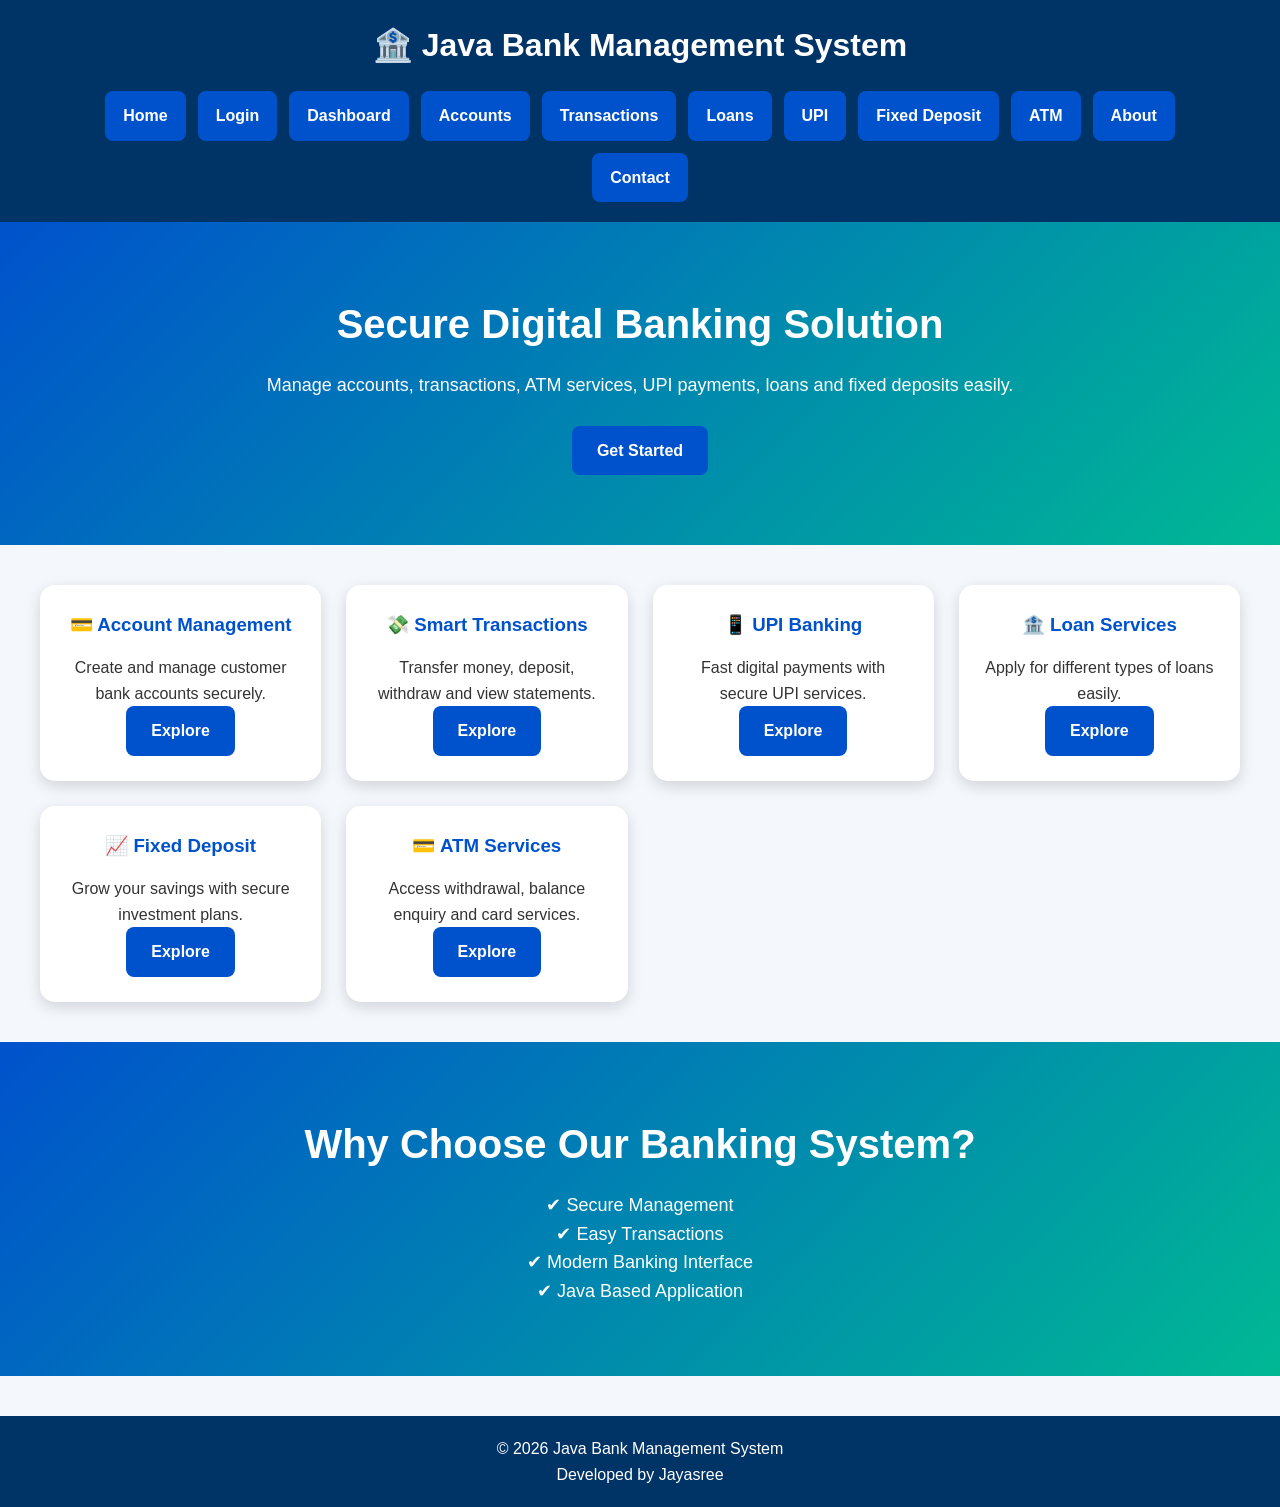
<file: index.html>
<!DOCTYPE html>
<html lang="en">

<head>
<meta charset="UTF-8">
<meta name="viewport" content="width=device-width, initial-scale=1.0">

<title>Java Bank Management System</title>

<link rel="stylesheet" href="style.css">

</head>

<body>

<header>

<div class="container">

<h1>🏦 Java Bank Management System</h1>

<nav>
<a href="index.html">Home</a>
<a href="login.html">Login</a>
<a href="dashboard.html">Dashboard</a>
<a href="accounts.html">Accounts</a>
<a href="transactions.html">Transactions</a>
<a href="loan.html">Loans</a>
<a href="upi.html">UPI</a>
<a href="fixeddeposit.html">Fixed Deposit</a>
<a href="atm.html">ATM</a>
<a href="about.html">About</a>
<a href="contact.html">Contact</a>
</nav>

</div>

</header>


<section class="hero">

<h2>Secure Digital Banking Solution</h2>

<p>
Manage accounts, transactions, ATM services,
UPI payments, loans and fixed deposits easily.
</p>

<br>

<a href="login.html" class="btn">
Get Started
</a>

</section>



<section class="features">


<div class="card">

<h3>💳 Account Management</h3>

<p>
Create and manage customer bank accounts securely.
</p>

<a href="accounts.html" class="btn">
Explore
</a>

</div>



<div class="card">

<h3>💸 Smart Transactions</h3>

<p>
Transfer money, deposit, withdraw and view statements.
</p>

<a href="transactions.html" class="btn">
Explore
</a>

</div>




<div class="card">

<h3>📱 UPI Banking</h3>

<p>
Fast digital payments with secure UPI services.
</p>

<a href="upi.html" class="btn">
Explore
</a>

</div>




<div class="card">

<h3>🏦 Loan Services</h3>

<p>
Apply for different types of loans easily.
</p>

<a href="loan.html" class="btn">
Explore
</a>

</div>




<div class="card">

<h3>📈 Fixed Deposit</h3>

<p>
Grow your savings with secure investment plans.
</p>

<a href="fixeddeposit.html" class="btn">
Explore
</a>

</div>




<div class="card">

<h3>💳 ATM Services</h3>

<p>
Access withdrawal, balance enquiry and card services.
</p>

<a href="atm.html" class="btn">
Explore
</a>

</div>


</section>



<section class="hero">

<h2>Why Choose Our Banking System?</h2>

<p>
✔ Secure Management<br>
✔ Easy Transactions<br>
✔ Modern Banking Interface<br>
✔ Java Based Application
</p>

</section>



<footer>

<p>© 2026 Java Bank Management System</p>

<p>Developed by Jayasree</p>

</footer>


</body>

</html>
</file>
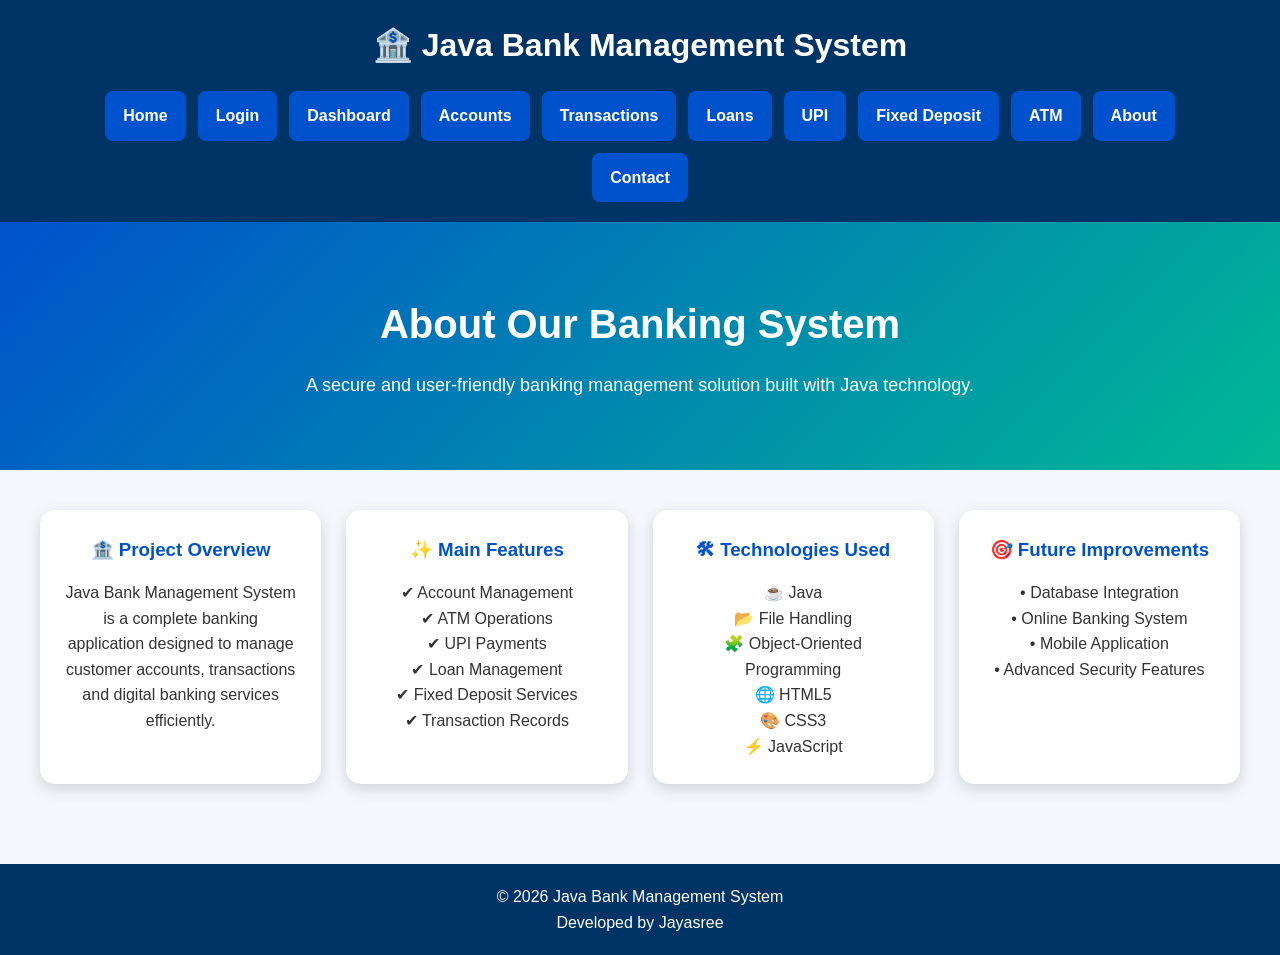
<file: about.html>
<!DOCTYPE html>
<html lang="en">

<head>

<meta charset="UTF-8">
<meta name="viewport" content="width=device-width, initial-scale=1.0">

<title>About - Java Bank Management System</title>

<link rel="stylesheet" href="style.css">

</head>

<body>

<header>

<div class="container">

<h1>🏦 Java Bank Management System</h1>

<nav>
<a href="index.html">Home</a>
<a href="login.html">Login</a>
<a href="dashboard.html">Dashboard</a>
<a href="accounts.html">Accounts</a>
<a href="transactions.html">Transactions</a>
<a href="loan.html">Loans</a>
<a href="upi.html">UPI</a>
<a href="fixeddeposit.html">Fixed Deposit</a>
<a href="atm.html">ATM</a>
<a href="about.html">About</a>
<a href="contact.html">Contact</a>
</nav>

</div>

</header>


<section class="hero">

<h2>About Our Banking System</h2>

<p>
A secure and user-friendly banking management solution built with Java technology.
</p>

</section>


<section class="features">


<div class="card">

<h3>🏦 Project Overview</h3>

<p>
Java Bank Management System is a complete banking application designed to manage customer accounts, transactions and digital banking services efficiently.
</p>

</div>



<div class="card">

<h3>✨ Main Features</h3>

<p>
✔ Account Management</p>
<p>
✔ ATM Operations</p>
<p>
✔ UPI Payments</p>
<p>
✔ Loan Management</p>
<p>
✔ Fixed Deposit Services</p>
<p>
✔ Transaction Records</p>

</div>



<div class="card">

<h3>🛠 Technologies Used</h3>

<p>
☕ Java</p>
<p>
📂 File Handling</p>
<p>
🧩 Object-Oriented Programming</p>
<p>
🌐 HTML5</p>
<p>
🎨 CSS3</p>
<p>
⚡ JavaScript</p>

</div>



<div class="card">

<h3>🎯 Future Improvements</h3>

<p>
• Database Integration</p>
<p>
• Online Banking System</p>
<p>
• Mobile Application</p>
<p>
• Advanced Security Features</p>

</div>


</section>


<footer>

<p>© 2026 Java Bank Management System</p>

<p>Developed by Jayasree</p>

</footer>


</body>

</html>
</file>
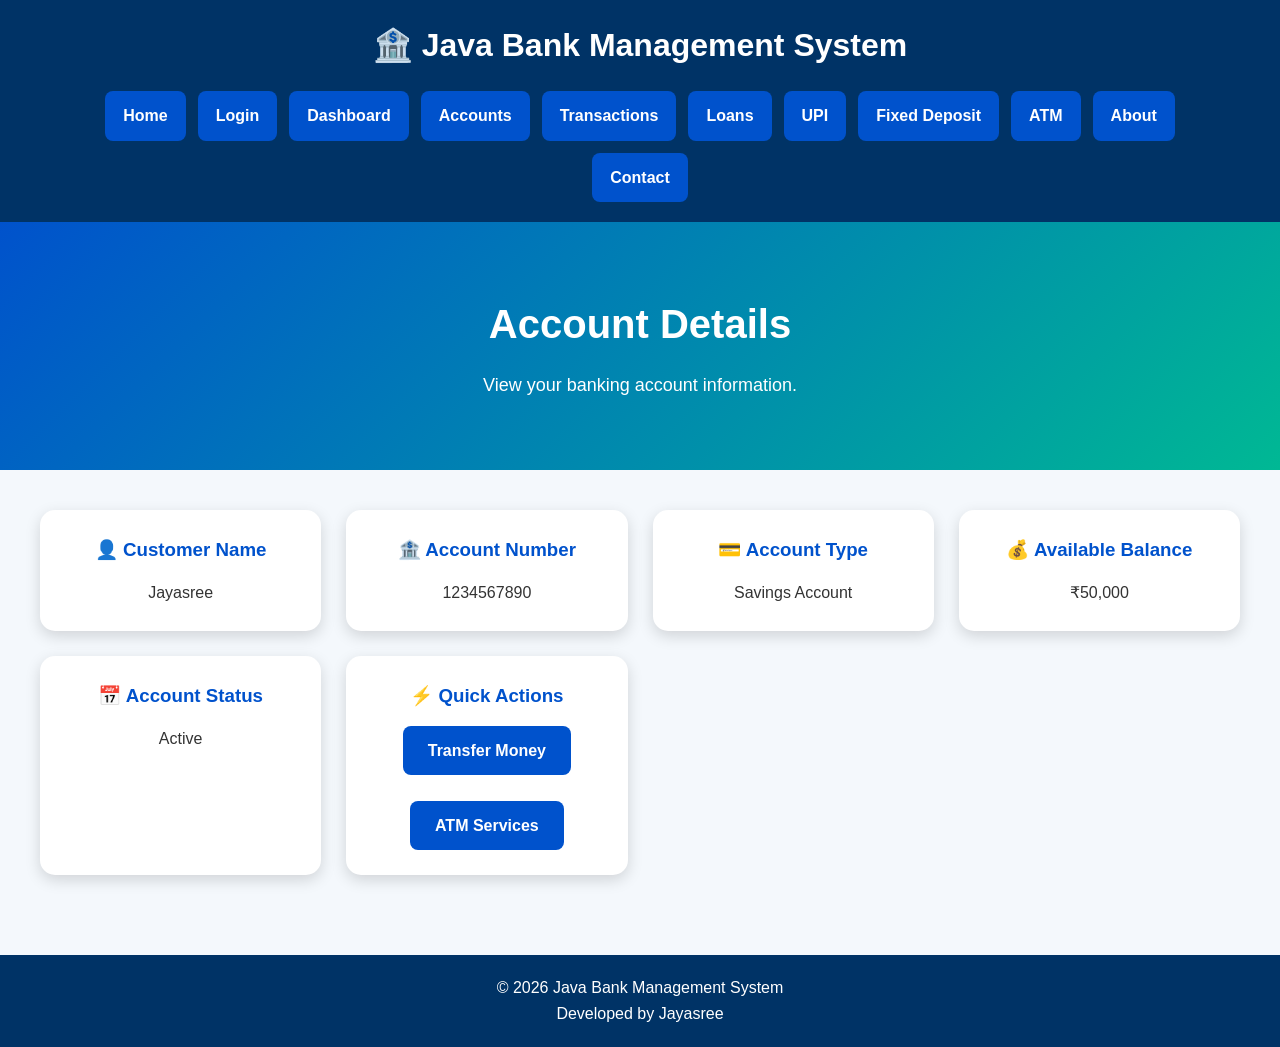
<file: accounts.html>
<!DOCTYPE html>
<html lang="en">
<head>
<meta charset="UTF-8">
<meta name="viewport" content="width=device-width, initial-scale=1.0">
<title>Accounts - Java Bank Management System</title>
<link rel="stylesheet" href="style.css">
</head>

<body>

<header>
<div class="container">

<h1>🏦 Java Bank Management System</h1>

<nav>
<a href="index.html">Home</a>
<a href="login.html">Login</a>
<a href="dashboard.html">Dashboard</a>
<a href="accounts.html">Accounts</a>
<a href="transactions.html">Transactions</a>
<a href="loan.html">Loans</a>
<a href="upi.html">UPI</a>
<a href="fixeddeposit.html">Fixed Deposit</a>
<a href="atm.html">ATM</a>
<a href="about.html">About</a>
<a href="contact.html">Contact</a>
</nav>

</div>
</header>

<section class="hero">
<h2>Account Details</h2>
<p>View your banking account information.</p>
</section>

<section class="features">

<div class="card">
<h3>👤 Customer Name</h3>
<p>Jayasree</p>
</div>

<div class="card">
<h3>🏦 Account Number</h3>
<p>1234567890</p>
</div>

<div class="card">
<h3>💳 Account Type</h3>
<p>Savings Account</p>
</div>

<div class="card">
<h3>💰 Available Balance</h3>
<p>₹50,000</p>
</div>

<div class="card">
<h3>📅 Account Status</h3>
<p>Active</p>
</div>

<div class="card">
<h3>⚡ Quick Actions</h3>
<a href="transactions.html" class="btn">Transfer Money</a>
<br><br>
<a href="atm.html" class="btn">ATM Services</a>
</div>

</section>

<footer>
<p>© 2026 Java Bank Management System</p>
<p>Developed by Jayasree</p>
</footer>

</body>
</html>
</file>
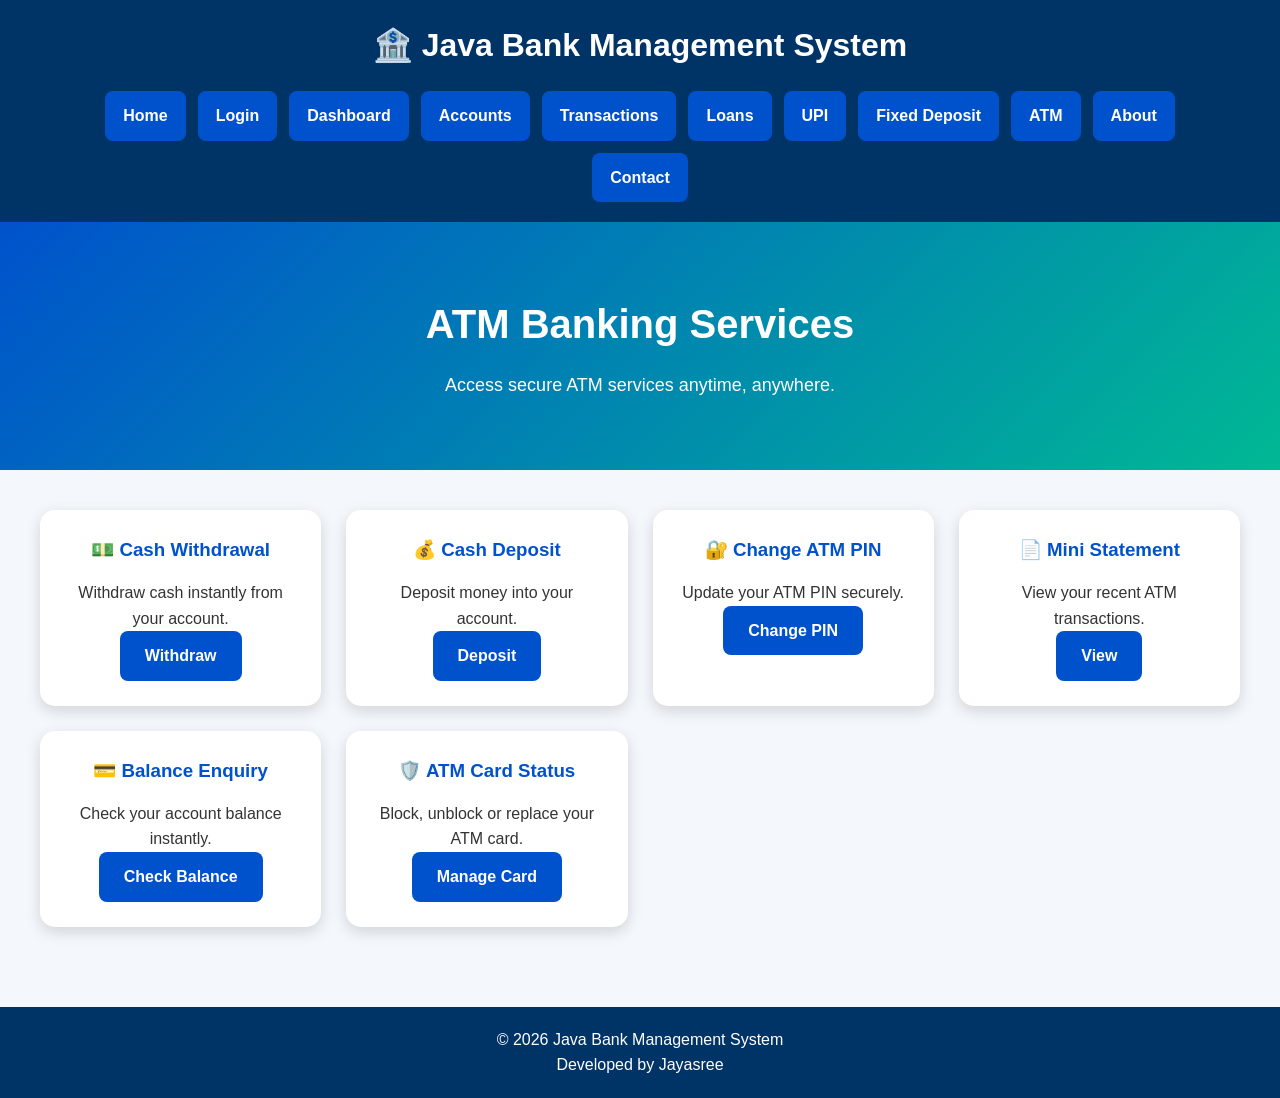
<file: atm.html>
<!DOCTYPE html>
<html lang="en">
<head>
<meta charset="UTF-8">
<meta name="viewport" content="width=device-width, initial-scale=1.0">
<title>ATM Services</title>
<link rel="stylesheet" href="style.css">
</head>

<body>

<header>
<div class="container">

<h1>🏦 Java Bank Management System</h1>

<nav>
<a href="index.html">Home</a>
<a href="login.html">Login</a>
<a href="dashboard.html">Dashboard</a>
<a href="accounts.html">Accounts</a>
<a href="transactions.html">Transactions</a>
<a href="loan.html">Loans</a>
<a href="upi.html">UPI</a>
<a href="fixeddeposit.html">Fixed Deposit</a>
<a href="atm.html">ATM</a>
<a href="about.html">About</a>
<a href="contact.html">Contact</a>
</nav>

</div>
</header>

<section class="hero">

<h2>ATM Banking Services</h2>

<p>Access secure ATM services anytime, anywhere.</p>

</section>

<section class="features">

<div class="card">
<h3>💵 Cash Withdrawal</h3>
<p>Withdraw cash instantly from your account.</p>
<a href="#" class="btn">Withdraw</a>
</div>

<div class="card">
<h3>💰 Cash Deposit</h3>
<p>Deposit money into your account.</p>
<a href="#" class="btn">Deposit</a>
</div>

<div class="card">
<h3>🔐 Change ATM PIN</h3>
<p>Update your ATM PIN securely.</p>
<a href="#" class="btn">Change PIN</a>
</div>

<div class="card">
<h3>📄 Mini Statement</h3>
<p>View your recent ATM transactions.</p>
<a href="#" class="btn">View</a>
</div>

<div class="card">
<h3>💳 Balance Enquiry</h3>
<p>Check your account balance instantly.</p>
<a href="#" class="btn">Check Balance</a>
</div>

<div class="card">
<h3>🛡️ ATM Card Status</h3>
<p>Block, unblock or replace your ATM card.</p>
<a href="#" class="btn">Manage Card</a>
</div>

</section>

<footer>

<p>© 2026 Java Bank Management System</p>

<p>Developed by Jayasree</p>

</footer>

</body>
</html>
</file>
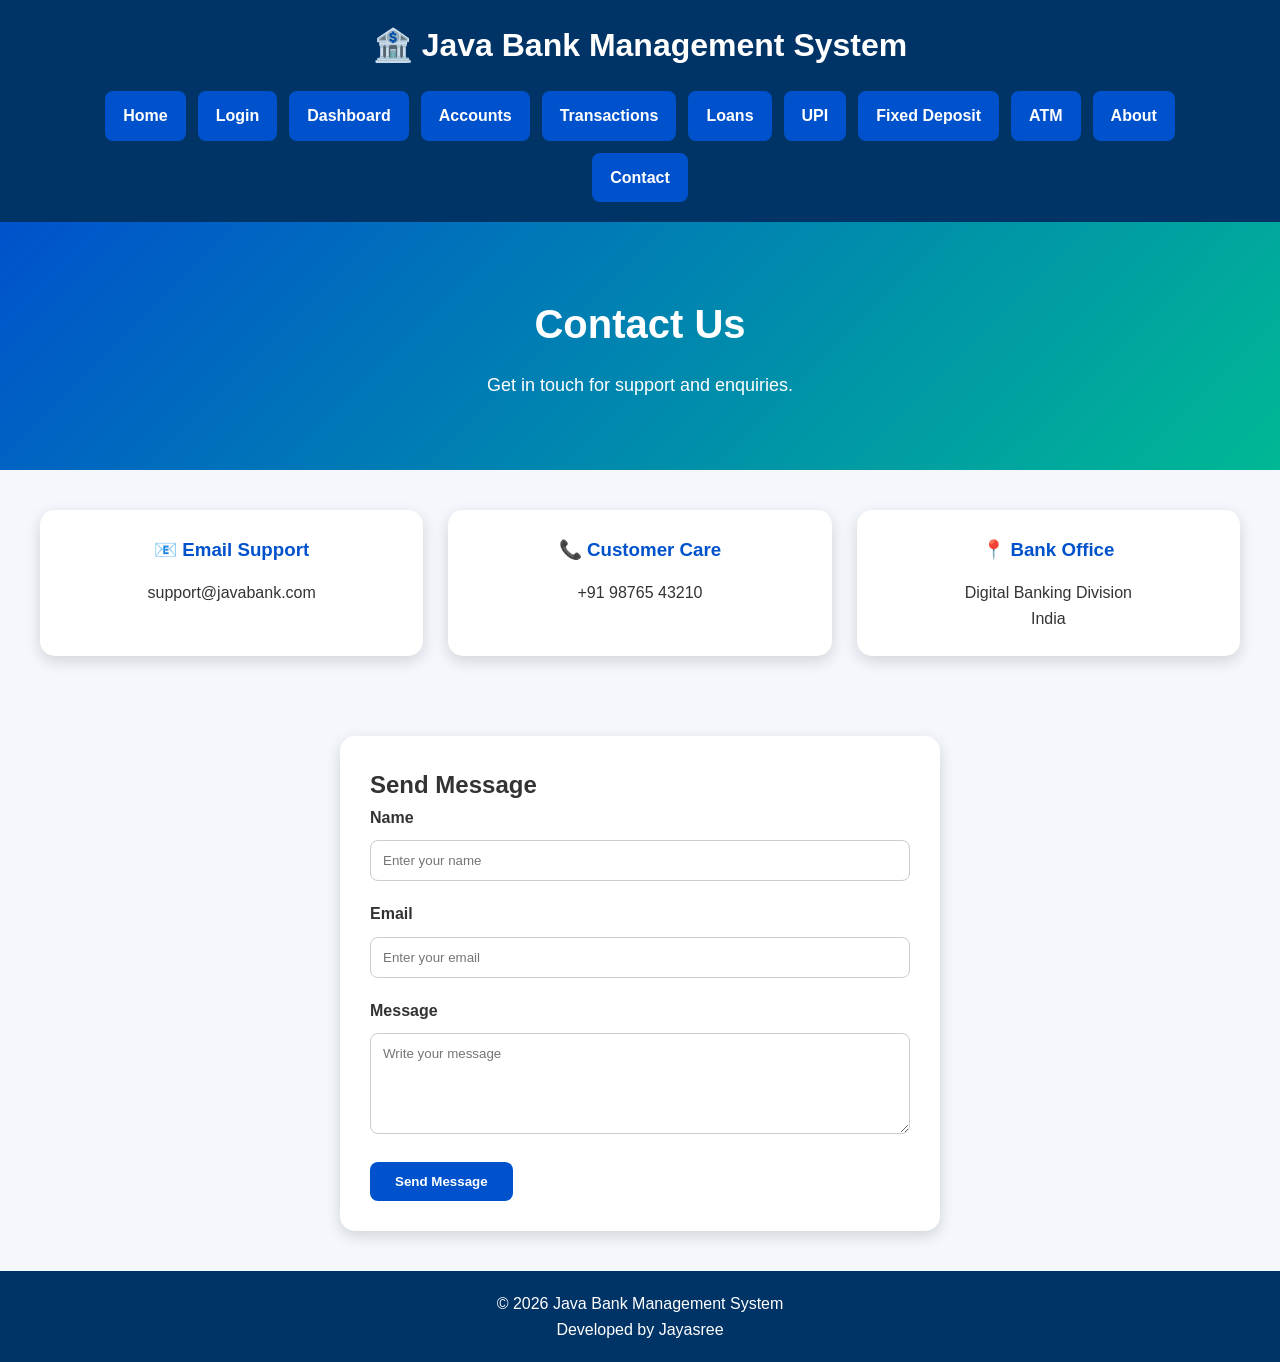
<file: contact.html>
<!DOCTYPE html>
<html lang="en">

<head>

<meta charset="UTF-8">
<meta name="viewport" content="width=device-width, initial-scale=1.0">

<title>Contact - Java Bank Management System</title>

<link rel="stylesheet" href="style.css">

</head>


<body>

<header>

<div class="container">

<h1>🏦 Java Bank Management System</h1>

<nav>
<a href="index.html">Home</a>
<a href="login.html">Login</a>
<a href="dashboard.html">Dashboard</a>
<a href="accounts.html">Accounts</a>
<a href="transactions.html">Transactions</a>
<a href="loan.html">Loans</a>
<a href="upi.html">UPI</a>
<a href="fixeddeposit.html">Fixed Deposit</a>
<a href="atm.html">ATM</a>
<a href="about.html">About</a>
<a href="contact.html">Contact</a>
</nav>

</div>

</header>


<section class="hero">

<h2>Contact Us</h2>

<p>
Get in touch for support and enquiries.
</p>

</section>



<section class="features">


<div class="card">

<h3>📧 Email Support</h3>

<p>
support@javabank.com
</p>

</div>



<div class="card">

<h3>📞 Customer Care</h3>

<p>
+91 98765 43210
</p>

</div>



<div class="card">



<h3>📍 Bank Office</h3>

<p>
Digital Banking Division<br>
India
</p>

</div>


</section>




<div style="width:90%;max-width:600px;margin:40px auto;">

<form>

<h2>Send Message</h2>


<label>Name</label>

<input type="text" placeholder="Enter your name">


<label>Email</label>

<input type="email" placeholder="Enter your email">


<label>Message</label>

<textarea rows="5" placeholder="Write your message"></textarea>


<button class="btn">
Send Message
</button>


</form>

</div>



<footer>

<p>© 2026 Java Bank Management System</p>

<p>Developed by Jayasree</p>

</footer>


</body>

</html>
</file>
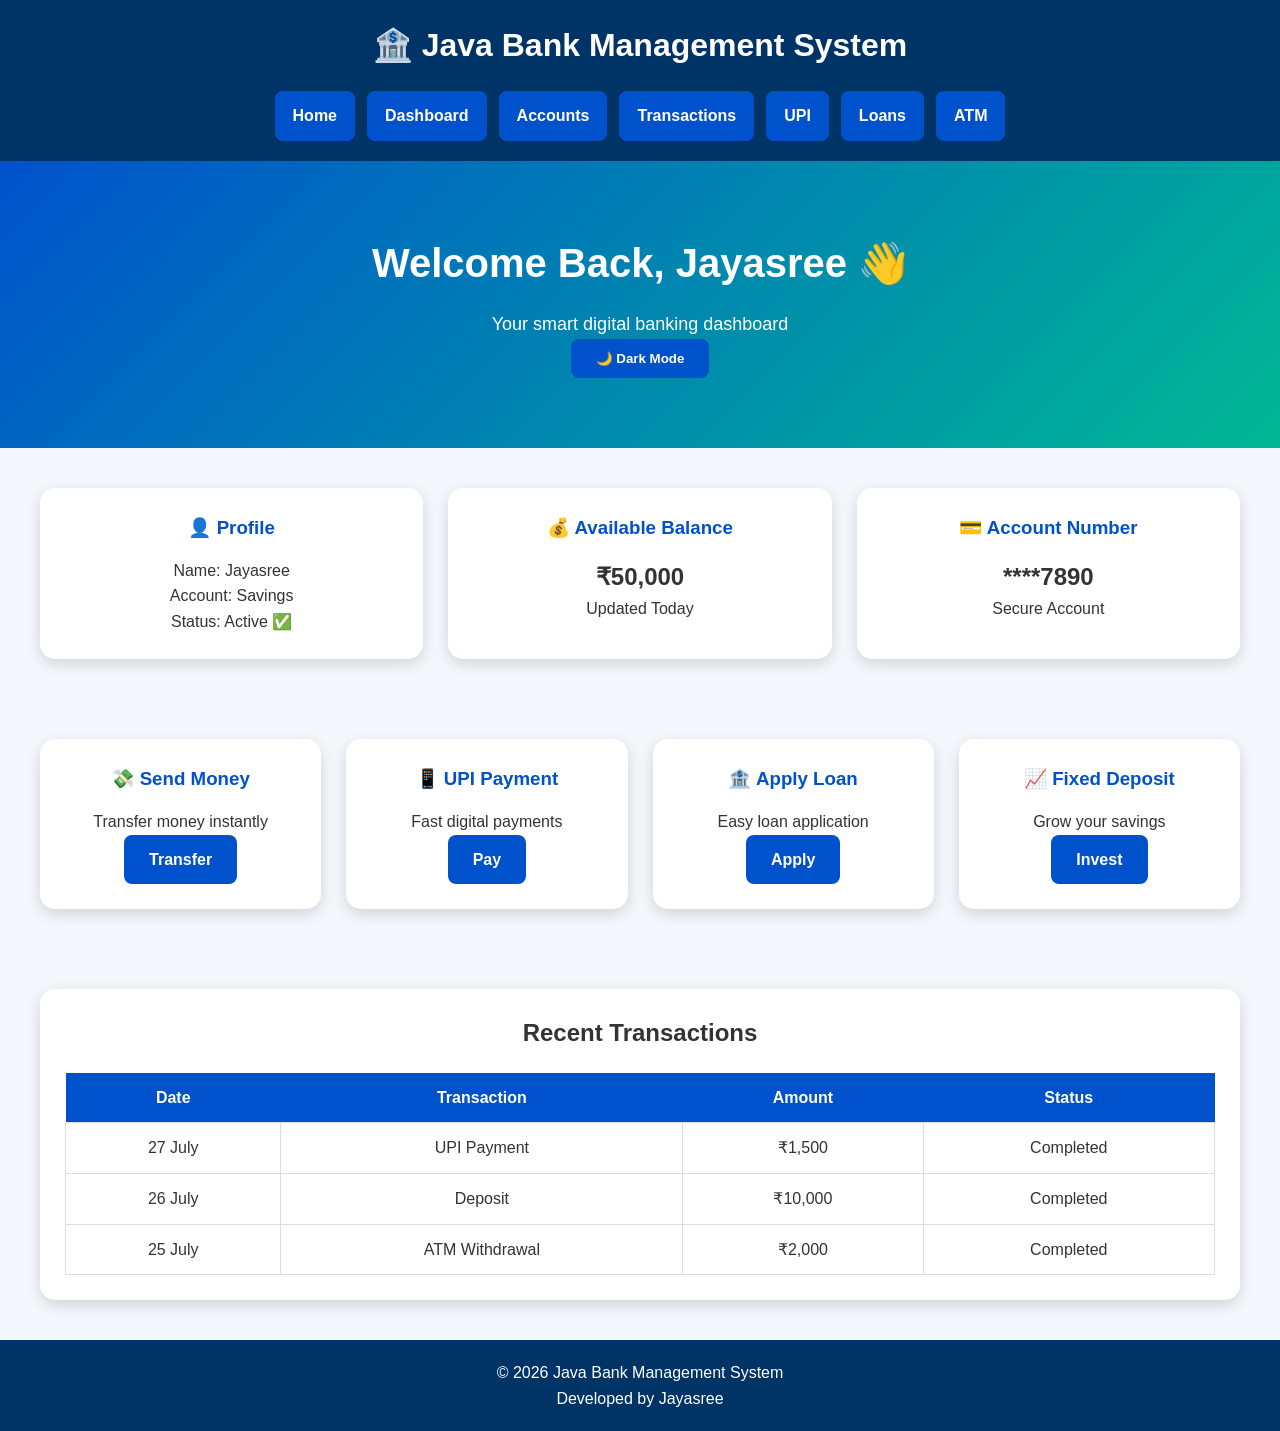
<file: dashboard.html>
<!DOCTYPE html>
<html lang="en">

<head>

<meta charset="UTF-8">
<meta name="viewport" content="width=device-width, initial-scale=1.0">

<title>Bank Dashboard</title>

<link rel="stylesheet" href="style.css">

</head>


<body>


<header>

<div class="container">

<h1>🏦 Java Bank Management System</h1>

<nav>

<a href="index.html">Home</a>
<a href="dashboard.html">Dashboard</a>
<a href="accounts.html">Accounts</a>
<a href="transactions.html">Transactions</a>
<a href="upi.html">UPI</a>
<a href="loan.html">Loans</a>
<a href="atm.html">ATM</a>

</nav>

</div>

</header>



<section class="hero">

<h2>Welcome Back, Jayasree 👋</h2>

<p>Your smart digital banking dashboard</p>

<button class="btn" onclick="darkMode()">
🌙 Dark Mode
</button>

</section>




<section class="features">


<div class="card">

<h3>👤 Profile</h3>

<p>
Name: Jayasree
</p>

<p>
Account: Savings
</p>

<p>
Status: Active ✅
</p>

</div>




<div class="card">

<h3>💰 Available Balance</h3>

<h2>₹50,000</h2>

<p>
Updated Today
</p>

</div>




<div class="card">

<h3>💳 Account Number</h3>

<h2>****7890</h2>

<p>
Secure Account
</p>

</div>



</section>





<section class="features">


<div class="card">

<h3>💸 Send Money</h3>

<p>
Transfer money instantly
</p>

<a href="transactions.html" class="btn">
Transfer
</a>

</div>



<div class="card">

<h3>📱 UPI Payment</h3>

<p>
Fast digital payments
</p>

<a href="upi.html" class="btn">
Pay
</a>

</div>




<div class="card">

<h3>🏦 Apply Loan</h3>

<p>
Easy loan application
</p>

<a href="loan.html" class="btn">
Apply
</a>

</div>




<div class="card">

<h3>📈 Fixed Deposit</h3>

<p>
Grow your savings
</p>

<a href="fixeddeposit.html" class="btn">
Invest
</a>

</div>


</section>




<section class="card" style="margin:40px;">


<h2>Recent Transactions</h2>


<table>

<tr>
<th>Date</th>
<th>Transaction</th>
<th>Amount</th>
<th>Status</th>
</tr>


<tr>
<td>27 July</td>
<td>UPI Payment</td>
<td>₹1,500</td>
<td>Completed</td>
</tr>


<tr>
<td>26 July</td>
<td>Deposit</td>
<td>₹10,000</td>
<td>Completed</td>
</tr>


<tr>
<td>25 July</td>
<td>ATM Withdrawal</td>
<td>₹2,000</td>
<td>Completed</td>
</tr>


</table>


</section>




<footer>

<p>
© 2026 Java Bank Management System
</p>

<p>
Developed by Jayasree
</p>

</footer>



<script src="script.js"></script>


</body>

</html>
</file>
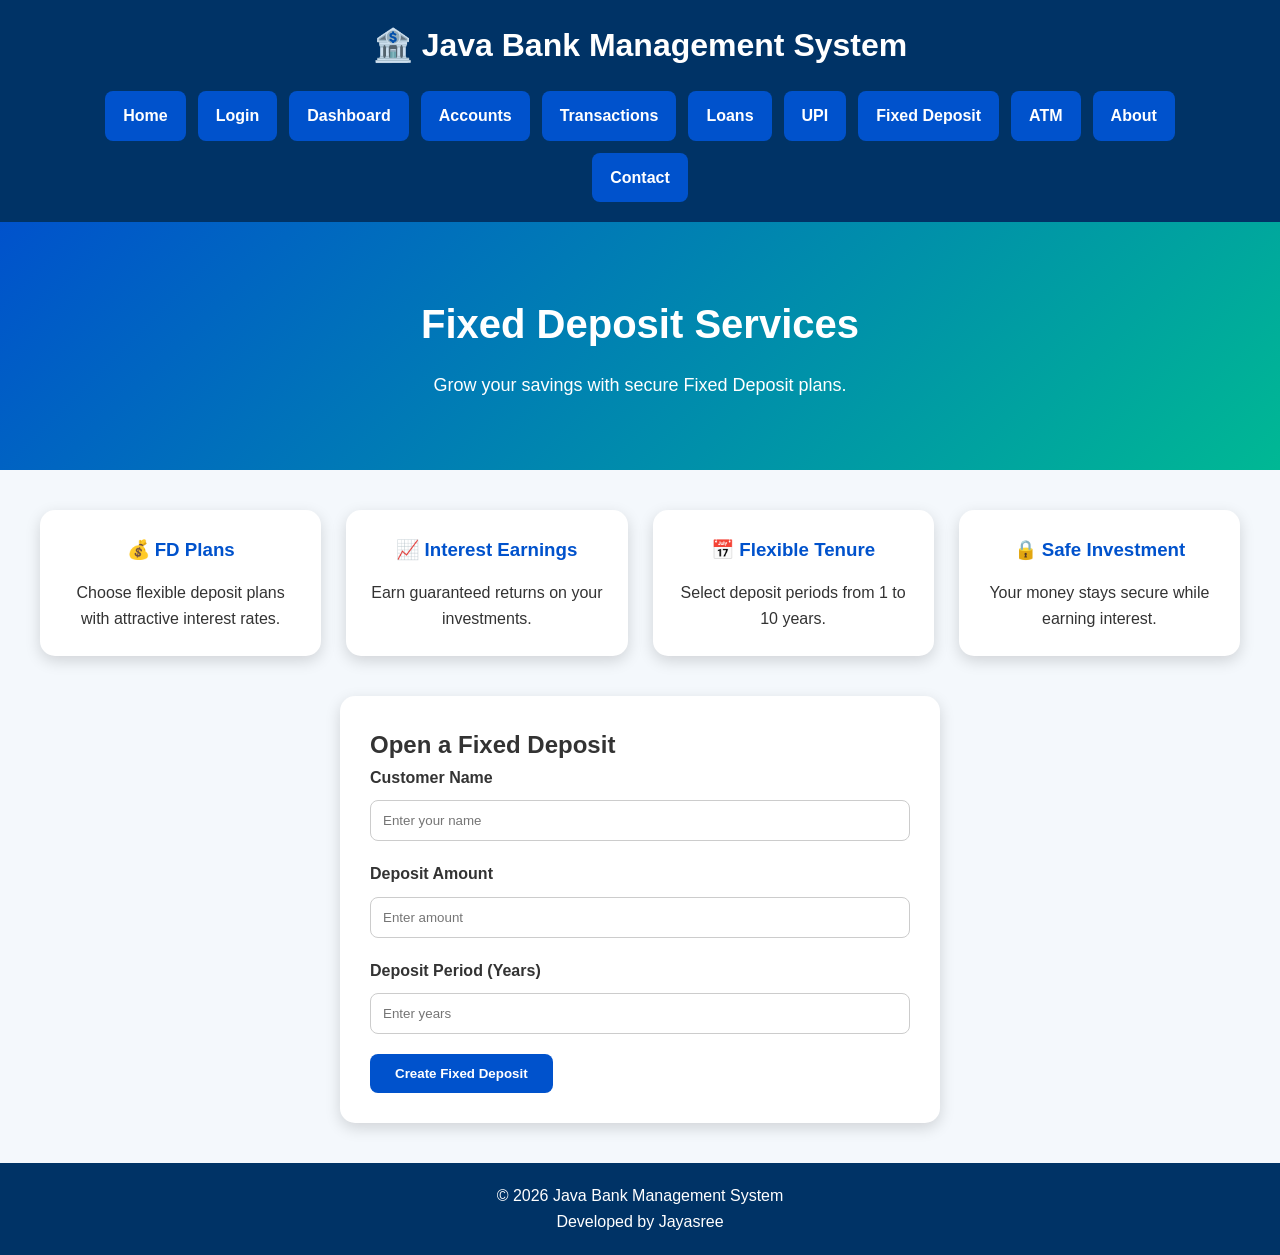
<file: fixeddeposit.html>
<!DOCTYPE html>
<html lang="en">
<head>
<meta charset="UTF-8">
<meta name="viewport" content="width=device-width, initial-scale=1.0">
<title>Fixed Deposit</title>
<link rel="stylesheet" href="style.css">
</head>

<body>

<header>
<div class="container">
<h1>🏦 Java Bank Management System</h1>

<nav>
<a href="index.html">Home</a>
<a href="login.html">Login</a>
<a href="dashboard.html">Dashboard</a>
<a href="accounts.html">Accounts</a>
<a href="transactions.html">Transactions</a>
<a href="loan.html">Loans</a>
<a href="upi.html">UPI</a>
<a href="fixeddeposit.html">Fixed Deposit</a>
<a href="atm.html">ATM</a>
<a href="about.html">About</a>
<a href="contact.html">Contact</a>
</nav>

</div>
</header>

<section class="hero">
<h2>Fixed Deposit Services</h2>
<p>Grow your savings with secure Fixed Deposit plans.</p>
</section>

<section class="features">

<div class="card">
<h3>💰 FD Plans</h3>
<p>Choose flexible deposit plans with attractive interest rates.</p>
</div>

<div class="card">
<h3>📈 Interest Earnings</h3>
<p>Earn guaranteed returns on your investments.</p>
</div>

<div class="card">
<h3>📅 Flexible Tenure</h3>
<p>Select deposit periods from 1 to 10 years.</p>
</div>

<div class="card">
<h3>🔒 Safe Investment</h3>
<p>Your money stays secure while earning interest.</p>
</div>

</section>

<div style="width:80%;max-width:600px;margin:auto;">

<form>

<h2>Open a Fixed Deposit</h2>

<label>Customer Name</label>
<input type="text" placeholder="Enter your name">

<label>Deposit Amount</label>
<input type="number" placeholder="Enter amount">

<label>Deposit Period (Years)</label>
<input type="number" placeholder="Enter years">

<button class="btn">Create Fixed Deposit</button>

</form>

</div>

<footer>
<p>© 2026 Java Bank Management System</p>
<p>Developed by Jayasree</p>
</footer>

</body>
</html>
</file>
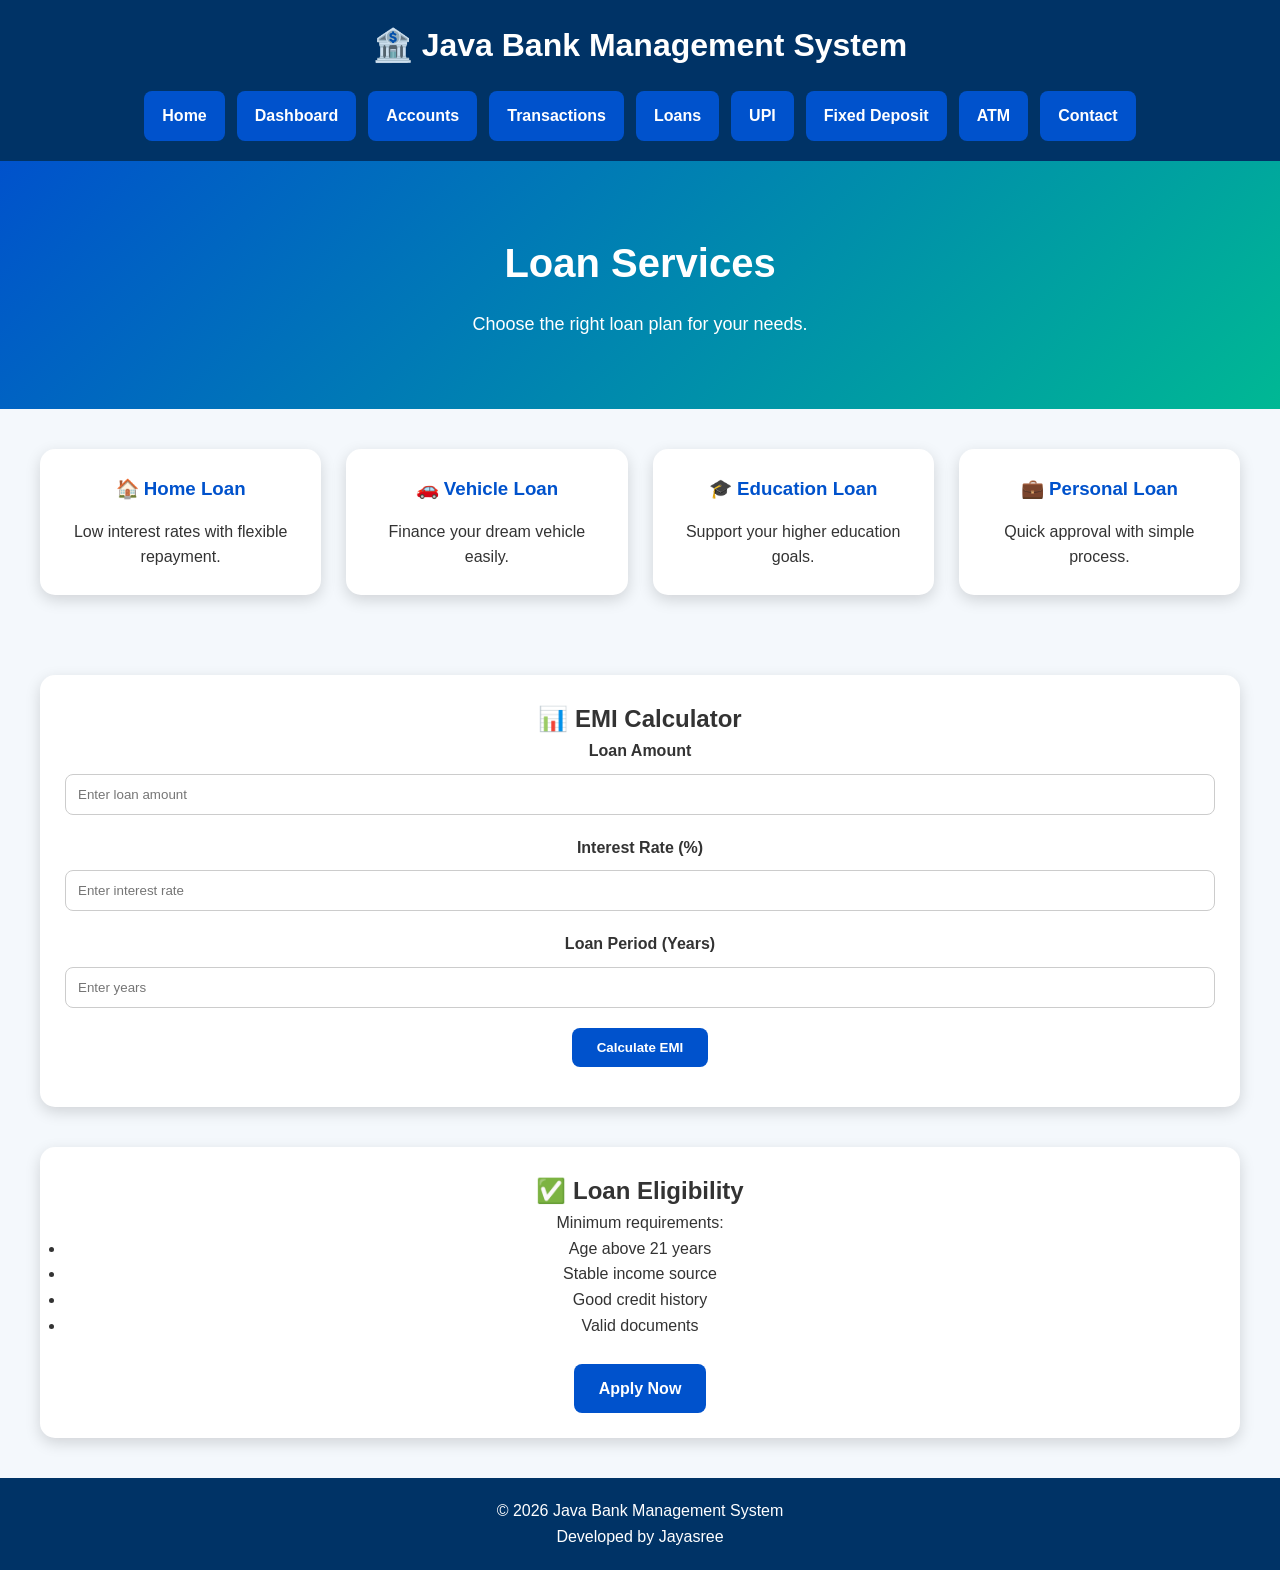
<file: loan.html>
<!DOCTYPE html>
<html lang="en">

<head>

<meta charset="UTF-8">
<meta name="viewport" content="width=device-width, initial-scale=1.0">

<title>Loan Services</title>

<link rel="stylesheet" href="style.css">

</head>

<body>


<header>

<div class="container">

<h1>🏦 Java Bank Management System</h1>

<nav>
<a href="index.html">Home</a>
<a href="dashboard.html">Dashboard</a>
<a href="accounts.html">Accounts</a>
<a href="transactions.html">Transactions</a>
<a href="loan.html">Loans</a>
<a href="upi.html">UPI</a>
<a href="fixeddeposit.html">Fixed Deposit</a>
<a href="atm.html">ATM</a>
<a href="contact.html">Contact</a>
</nav>

</div>

</header>



<section class="hero">

<h2>Loan Services</h2>

<p>Choose the right loan plan for your needs.</p>

</section>



<section class="features">


<div class="card">
<h3>🏠 Home Loan</h3>
<p>Low interest rates with flexible repayment.</p>
</div>


<div class="card">
<h3>🚗 Vehicle Loan</h3>
<p>Finance your dream vehicle easily.</p>
</div>


<div class="card">
<h3>🎓 Education Loan</h3>
<p>Support your higher education goals.</p>
</div>


<div class="card">
<h3>💼 Personal Loan</h3>
<p>Quick approval with simple process.</p>
</div>


</section>




<section class="card" style="margin:40px;">


<h2>📊 EMI Calculator</h2>


<label>Loan Amount</label>

<input type="number" id="loanAmount"
placeholder="Enter loan amount">


<label>Interest Rate (%)</label>

<input type="number" id="interestRate"
placeholder="Enter interest rate">


<label>Loan Period (Years)</label>

<input type="number" id="loanYears"
placeholder="Enter years">



<button class="btn" onclick="calculateEMI()">

Calculate EMI

</button>


<h3 id="emiResult"></h3>


</section>





<section class="card" style="margin:40px;">


<h2>✅ Loan Eligibility</h2>


<p>
Minimum requirements:
</p>


<ul>

<li>Age above 21 years</li>

<li>Stable income source</li>

<li>Good credit history</li>

<li>Valid documents</li>

</ul>


<br>


<a href="contact.html" class="btn">
Apply Now
</a>


</section>




<footer>

<p>© 2026 Java Bank Management System</p>

<p>Developed by Jayasree</p>

</footer>



<script src="script.js"></script>


</body>

</html>
</file>
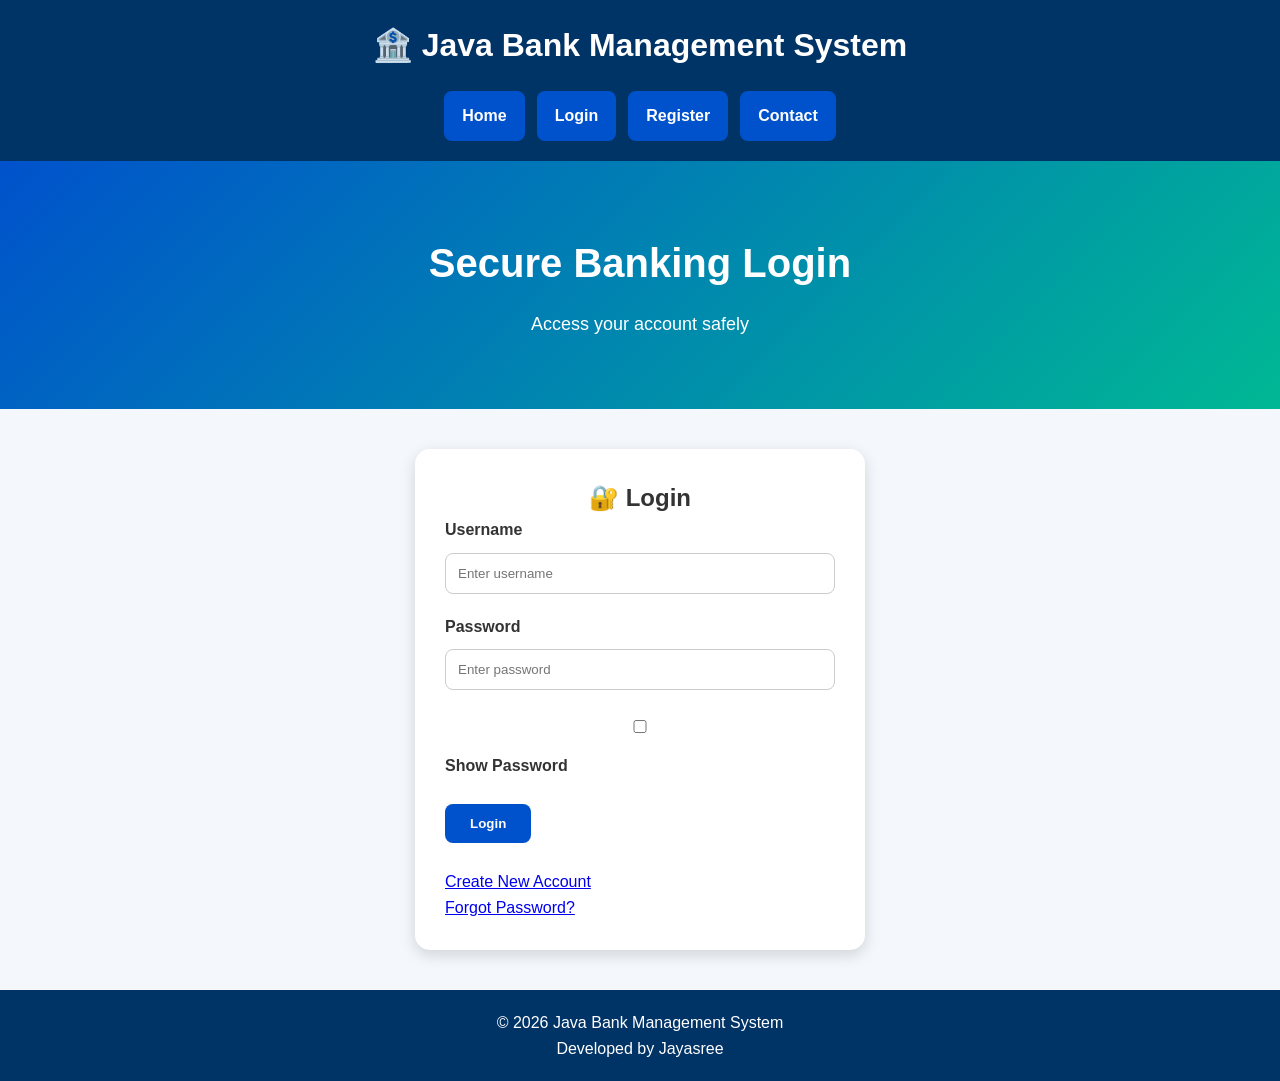
<file: login.html>
<!DOCTYPE html>
<html lang="en">

<head>

<meta charset="UTF-8">
<meta name="viewport" content="width=device-width, initial-scale=1.0">

<title>Bank Login</title>

<link rel="stylesheet" href="style.css">

</head>


<body>


<header>

<div class="container">

<h1>🏦 Java Bank Management System</h1>

<nav>

<a href="index.html">Home</a>
<a href="login.html">Login</a>
<a href="register.html">Register</a>
<a href="contact.html">Contact</a>

</nav>

</div>

</header>



<section class="hero">

<h2>Secure Banking Login</h2>

<p>Access your account safely</p>

</section>



<div style="width:90%;max-width:450px;margin:40px auto;">


<form>


<h2 style="text-align:center;">
🔐 Login
</h2>


<label>
Username
</label>

<input 
type="text"
id="username"
placeholder="Enter username">



<label>
Password
</label>


<input 
type="password"
id="password"
placeholder="Enter password">



<label>

<input type="checkbox" onclick="showPassword()">

Show Password

</label>


<br><br>


<button 
type="button"
class="btn"
onclick="loginUser()">

Login

</button>


<br><br>


<p>

<a href="register.html">
Create New Account
</a>

</p>


<p>

<a href="#">
Forgot Password?
</a>

</p>



</form>


</div>



<footer>

<p>
© 2026 Java Bank Management System
</p>

<p>
Developed by Jayasree
</p>

</footer>



<script src="script.js"></script>


</body>

</html>
</file>
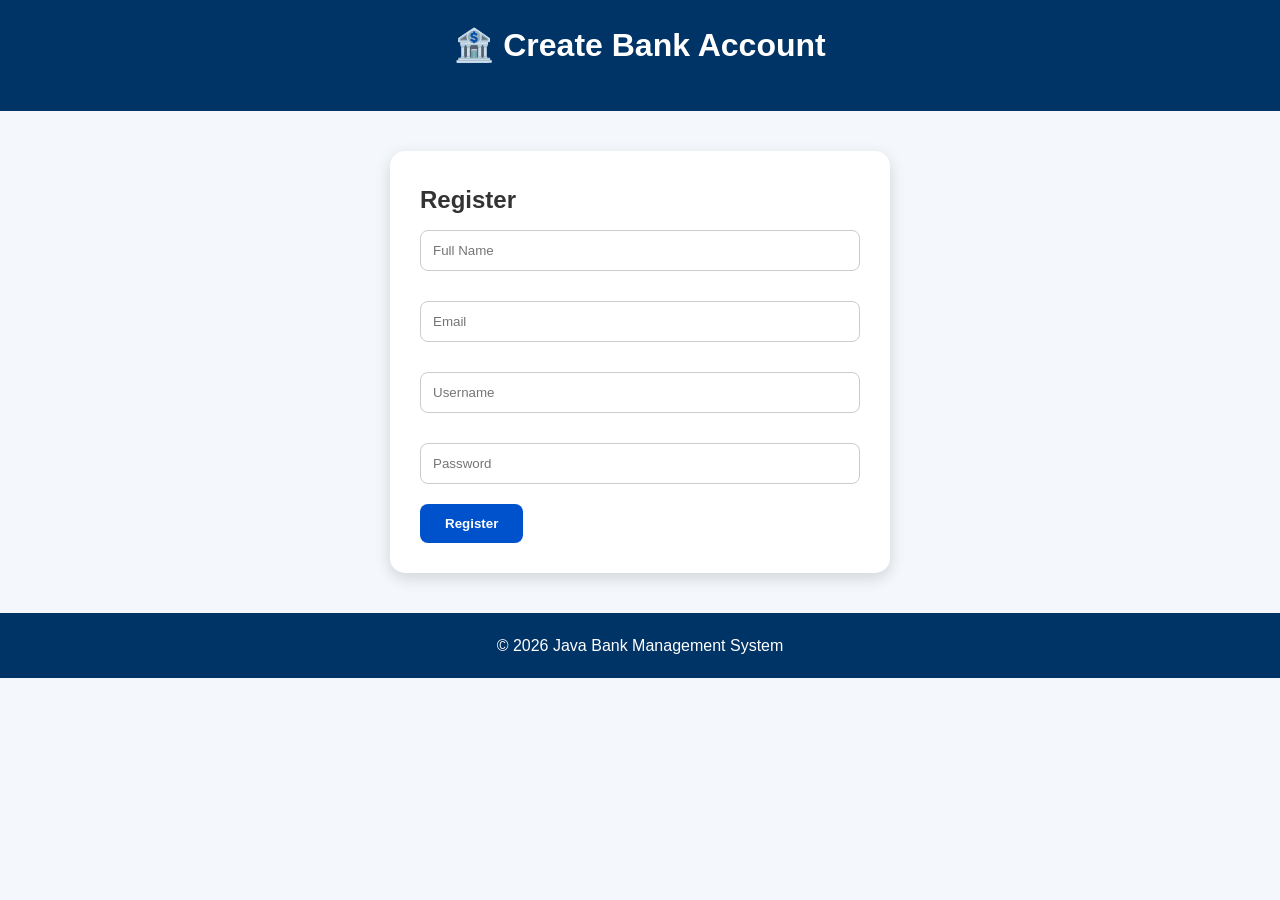
<file: register.html>
<!DOCTYPE html>
<html>

<head>

<title>Register</title>

<link rel="stylesheet" href="style.css">

</head>


<body>


<header>

<h1>🏦 Create Bank Account</h1>

</header>



<div style="width:90%;max-width:500px;margin:40px auto;">


<form>


<h2>Register</h2>


<input type="text" placeholder="Full Name">

<input type="email" placeholder="Email">

<input type="text" placeholder="Username">

<input type="password" placeholder="Password">


<button class="btn">
Register
</button>


</form>


</div>


<footer>
© 2026 Java Bank Management System
</footer>


</body>

</html>
</file>
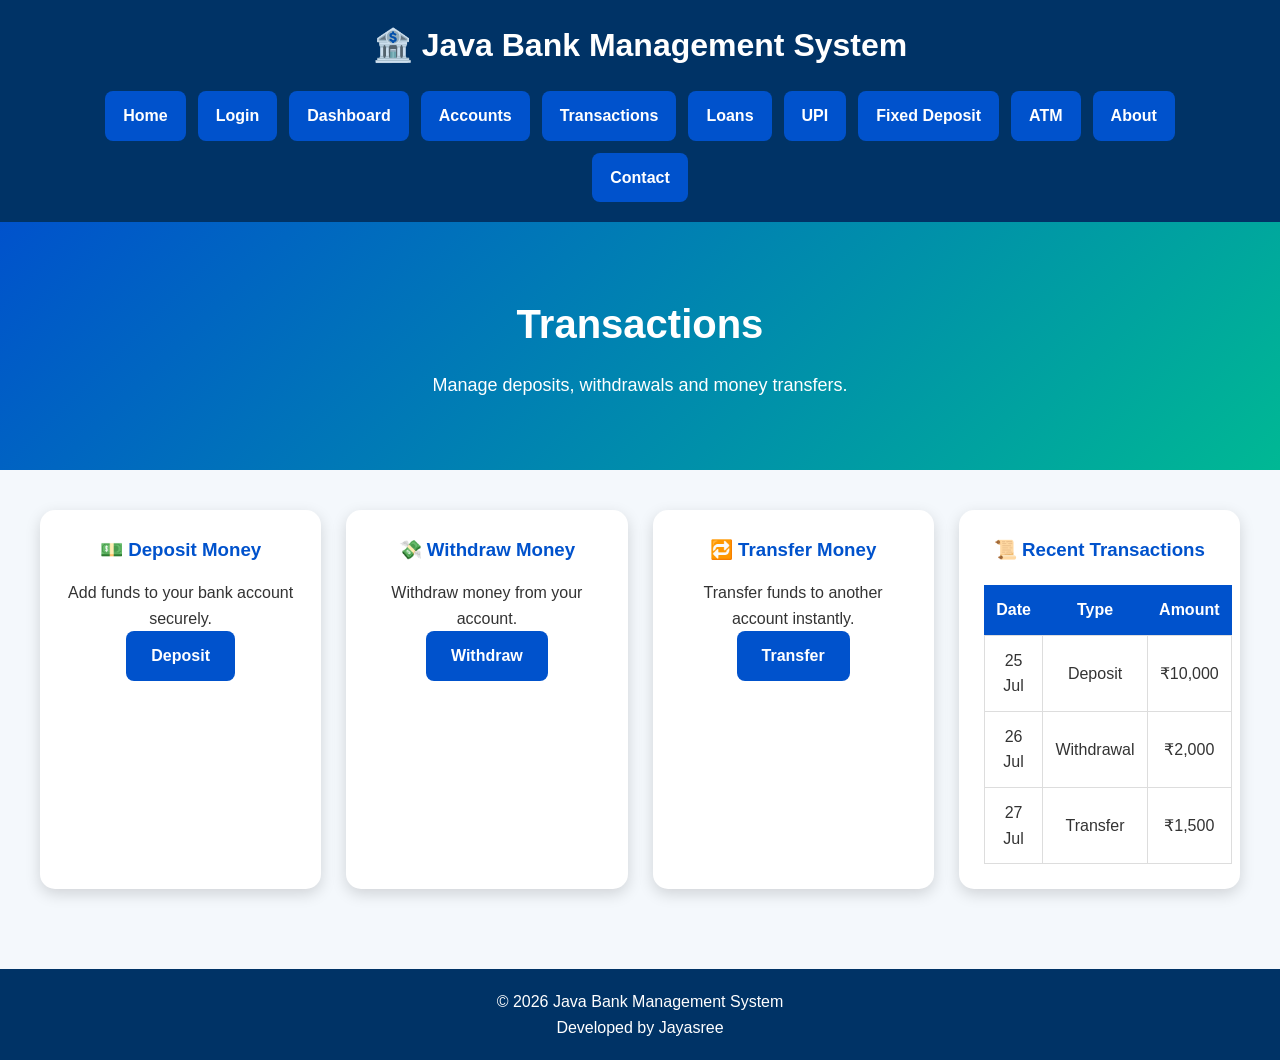
<file: transactions.html>
<!DOCTYPE html>
<html lang="en">
<head>
<meta charset="UTF-8">
<meta name="viewport" content="width=device-width, initial-scale=1.0">
<title>Transactions</title>
<link rel="stylesheet" href="style.css">
</head>

<body>

<header>
<div class="container">

<h1>🏦 Java Bank Management System</h1>

<nav>
<a href="index.html">Home</a>
<a href="login.html">Login</a>
<a href="dashboard.html">Dashboard</a>
<a href="accounts.html">Accounts</a>
<a href="transactions.html">Transactions</a>
<a href="loan.html">Loans</a>
<a href="upi.html">UPI</a>
<a href="fixeddeposit.html">Fixed Deposit</a>
<a href="atm.html">ATM</a>
<a href="about.html">About</a>
<a href="contact.html">Contact</a>
</nav>

</div>
</header>

<section class="hero">
<h2>Transactions</h2>
<p>Manage deposits, withdrawals and money transfers.</p>
</section>

<section class="features">

<div class="card">
<h3>💵 Deposit Money</h3>
<p>Add funds to your bank account securely.</p>
<a href="#" class="btn">Deposit</a>
</div>

<div class="card">
<h3>💸 Withdraw Money</h3>
<p>Withdraw money from your account.</p>
<a href="#" class="btn">Withdraw</a>
</div>

<div class="card">
<h3>🔁 Transfer Money</h3>
<p>Transfer funds to another account instantly.</p>
<a href="#" class="btn">Transfer</a>
</div>

<div class="card">
<h3>📜 Recent Transactions</h3>

<table style="width:100%;border-collapse:collapse;">
<tr>
<th>Date</th>
<th>Type</th>
<th>Amount</th>
</tr>

<tr>
<td>25 Jul</td>
<td>Deposit</td>
<td>₹10,000</td>
</tr>

<tr>
<td>26 Jul</td>
<td>Withdrawal</td>
<td>₹2,000</td>
</tr>

<tr>
<td>27 Jul</td>
<td>Transfer</td>
<td>₹1,500</td>
</tr>

</table>

</div>

</section>

<footer>
<p>© 2026 Java Bank Management System</p>
<p>Developed by Jayasree</p>
</footer>

</body>
</html>
</file>
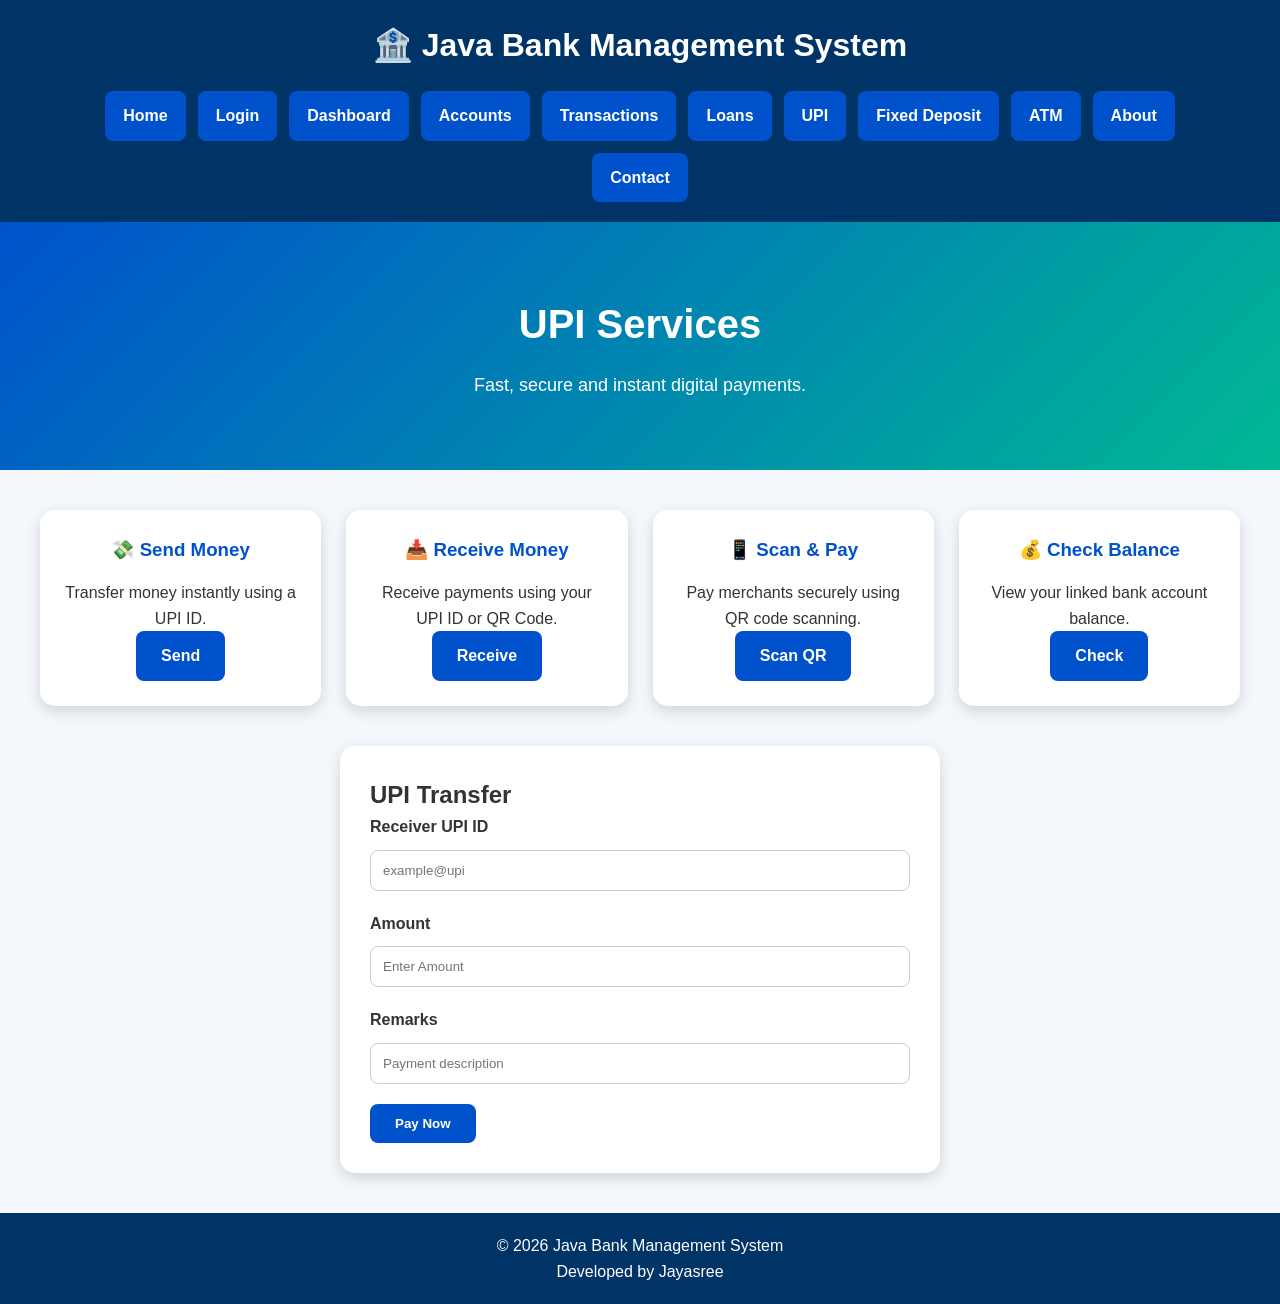
<file: upi.html>
<!DOCTYPE html>
<html lang="en">
<head>
<meta charset="UTF-8">
<meta name="viewport" content="width=device-width, initial-scale=1.0">
<title>UPI Banking</title>
<link rel="stylesheet" href="style.css">
</head>

<body>

<header>
<div class="container">

<h1>🏦 Java Bank Management System</h1>

<nav>
<a href="index.html">Home</a>
<a href="login.html">Login</a>
<a href="dashboard.html">Dashboard</a>
<a href="accounts.html">Accounts</a>
<a href="transactions.html">Transactions</a>
<a href="loan.html">Loans</a>
<a href="upi.html">UPI</a>
<a href="fixeddeposit.html">Fixed Deposit</a>
<a href="atm.html">ATM</a>
<a href="about.html">About</a>
<a href="contact.html">Contact</a>
</nav>

</div>
</header>

<section class="hero">
<h2>UPI Services</h2>
<p>Fast, secure and instant digital payments.</p>
</section>

<section class="features">

<div class="card">
<h3>💸 Send Money</h3>
<p>Transfer money instantly using a UPI ID.</p>
<a href="#" class="btn">Send</a>
</div>

<div class="card">
<h3>📥 Receive Money</h3>
<p>Receive payments using your UPI ID or QR Code.</p>
<a href="#" class="btn">Receive</a>
</div>

<div class="card">
<h3>📱 Scan & Pay</h3>
<p>Pay merchants securely using QR code scanning.</p>
<a href="#" class="btn">Scan QR</a>
</div>

<div class="card">
<h3>💰 Check Balance</h3>
<p>View your linked bank account balance.</p>
<a href="#" class="btn">Check</a>
</div>

</section>

<div style="width:80%;max-width:600px;margin:auto;">

<form>

<h2>UPI Transfer</h2>

<label>Receiver UPI ID</label>
<input type="text" placeholder="example@upi">

<label>Amount</label>
<input type="number" placeholder="Enter Amount">

<label>Remarks</label>
<input type="text" placeholder="Payment description">

<button class="btn">Pay Now</button>

</form>

</div>

<footer>

<p>© 2026 Java Bank Management System</p>

<p>Developed by Jayasree</p>

</footer>

</body>
</html>
</file>
<file: style.css>
*{
    margin:0;
    padding:0;
    box-sizing:border-box;
    font-family:Arial, Helvetica, sans-serif;
}

body{
    background:#f4f8fc;
    color:#333;
    line-height:1.6;
}

/* Container */

.container{
    width:90%;
    margin:auto;
}


/* Header */

header{
    background:#003366;
    color:white;
    padding:20px 0;
}

header h1{
    text-align:center;
    margin-bottom:20px;
}


/* Horizontal Navigation */

nav{
    display:flex;
    justify-content:center;
    align-items:center;
    flex-wrap:wrap;
    gap:12px;
}

nav a{
    background:#0052cc;
    color:white;
    padding:12px 18px;
    border-radius:8px;
    text-decoration:none;
    font-weight:bold;
    transition:0.3s;
}

nav a:hover{
    background:#00b894;
    transform:translateY(-3px);
}


/* Hero Section */

.hero{
    background:linear-gradient(135deg,#0052cc,#00b894);
    color:white;
    text-align:center;
    padding:70px 20px;
}

.hero h2{
    font-size:40px;
    margin-bottom:15px;
}

.hero p{
    font-size:18px;
}


/* Buttons */

.btn{
    display:inline-block;
    background:#0052cc;
    color:white;
    padding:12px 25px;
    border-radius:8px;
    text-decoration:none;
    border:none;
    cursor:pointer;
    font-weight:bold;
    transition:0.3s;
}

.btn:hover{
    background:#00b894;
}


/* Cards */

.features{
    display:grid;
    grid-template-columns:repeat(auto-fit,minmax(250px,1fr));
    gap:25px;
    padding:40px;
}

.card{
    background:white;
    padding:25px;
    border-radius:15px;
    text-align:center;
    box-shadow:0 5px 15px rgba(0,0,0,0.15);
    transition:0.3s;
}

.card:hover{
    transform:translateY(-8px);
}

.card h3{
    color:#0052cc;
    margin-bottom:15px;
}


/* Forms */

form{
    background:white;
    padding:30px;
    border-radius:15px;
    box-shadow:0 5px 15px rgba(0,0,0,0.15);
}

label{
    font-weight:bold;
}

input,
textarea,
select{
    width:100%;
    padding:12px;
    margin:10px 0 20px;
    border:1px solid #ccc;
    border-radius:8px;
}


/* Tables */

table{
    width:100%;
    border-collapse:collapse;
    background:white;
    margin-top:20px;
}

table th{
    background:#0052cc;
    color:white;
    padding:12px;
}

table td{
    padding:12px;
    border:1px solid #ddd;
    text-align:center;
}


/* Footer */

footer{
    background:#003366;
    color:white;
    text-align:center;
    padding:20px;
    margin-top:40px;
}


/* Mobile Responsive */

@media(max-width:768px){

    nav{
        flex-direction:column;
    }

    nav a{
        width:90%;
        text-align:center;
    }

    .hero h2{
        font-size:28px;
    }

    .features{
        grid-template-columns:1fr;
        padding:20px;
    }

}

/* Desktop + Tablet + Mobile Responsive */

@media screen and (max-width:1200px){

.container{
    width:95%;
}

.features{
    grid-template-columns:repeat(2,1fr);
}

}


@media screen and (max-width:768px){

header h1{
    font-size:24px;
}

/* Mobile Navigation */

nav{
    flex-direction:column;
    width:100%;
}

nav a{
    width:90%;
    text-align:center;
}


/* Hero */

.hero{
    padding:40px 15px;
}

.hero h2{
    font-size:28px;
}

.hero p{
    font-size:16px;
}


/* Cards */

.features{
    grid-template-columns:1fr;
    padding:20px;
}

.card{
    padding:20px;
}


/* Forms */

form{
    width:95%;
    margin:auto;
}


/* Tables */

table{
    display:block;
    overflow-x:auto;
    white-space:nowrap;
}


.btn{
    width:auto;
}

}


@media screen and (max-width:480px){

header h1{
    font-size:20px;
}

nav a{
    font-size:14px;
    padding:10px;
}

.hero h2{
    font-size:24px;
}

.features{
    padding:10px;
}

.card h3{
    font-size:18px;
}

footer{
    font-size:14px;
}

}
.dark{
background:#121212;
color:white;
}

.dark .card,
.dark form,
.dark table{
background:#1e1e1e;
color:white;
}

.dark header,
.dark footer{
background:#000;
}
</file>
